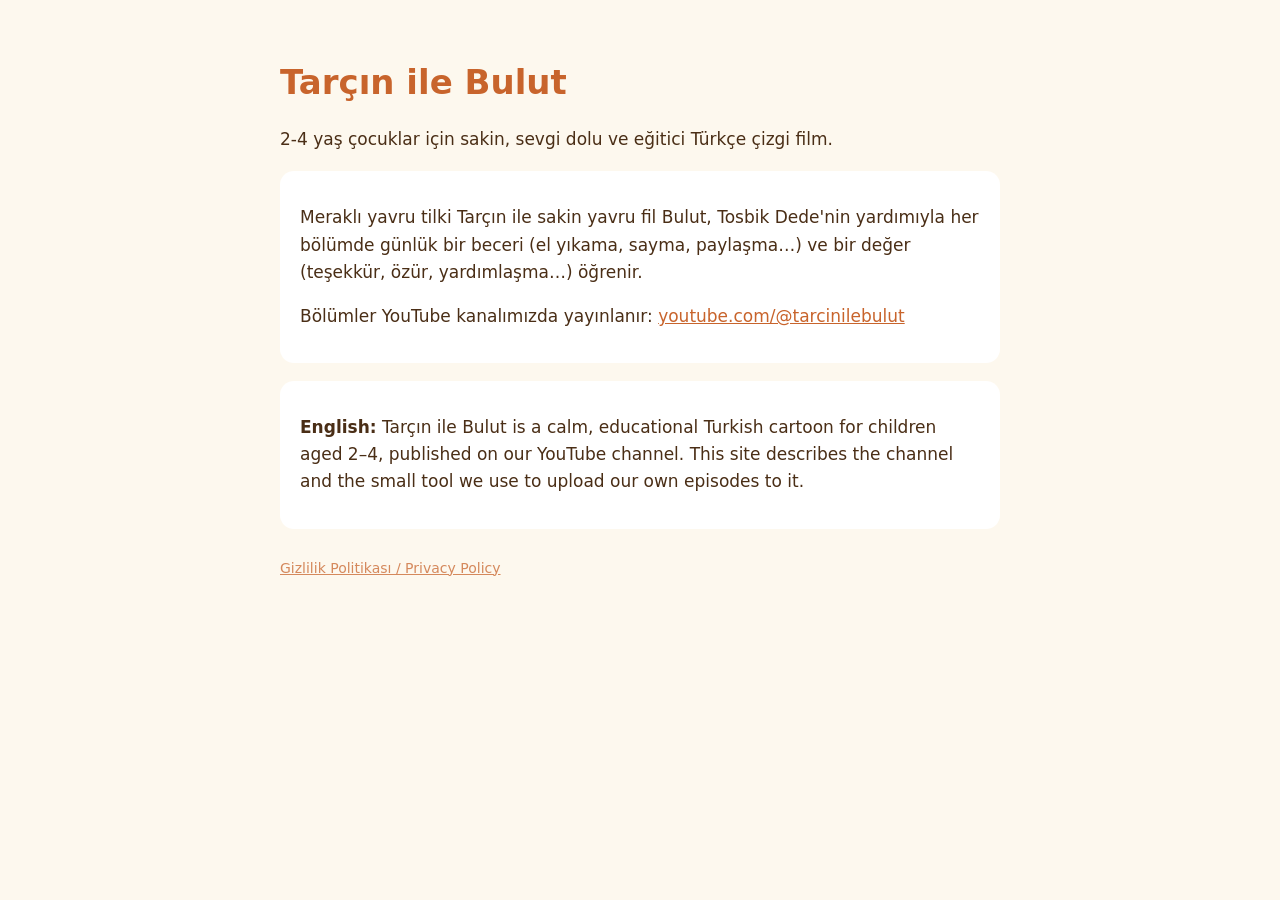
<file: index.html>
<!doctype html>
<html lang="tr"><head><meta charset="utf-8"><meta name="viewport" content="width=device-width,initial-scale=1">
<title>Tarçın ile Bulut</title><link rel="stylesheet" href="style.css"></head>
<body><main>
<h1>Tarçın ile Bulut</h1>
<p>2-4 yaş çocuklar için sakin, sevgi dolu ve eğitici Türkçe çizgi film.</p>
<section>
<p>Meraklı yavru tilki Tarçın ile sakin yavru fil Bulut, Tosbik Dede'nin yardımıyla her bölümde günlük bir beceri (el yıkama, sayma, paylaşma…) ve bir değer (teşekkür, özür, yardımlaşma…) öğrenir.</p>
<p>Bölümler YouTube kanalımızda yayınlanır: <a href="https://www.youtube.com/@tarcinilebulut">youtube.com/@tarcinilebulut</a></p>
</section>
<section lang="en">
<p><strong>English:</strong> Tarçın ile Bulut is a calm, educational Turkish cartoon for children aged 2–4, published on our YouTube channel. This site describes the channel and the small tool we use to upload our own episodes to it.</p>
</section>
<footer><a href="privacy.html">Gizlilik Politikası / Privacy Policy</a></footer>
</main></body></html>
</file>
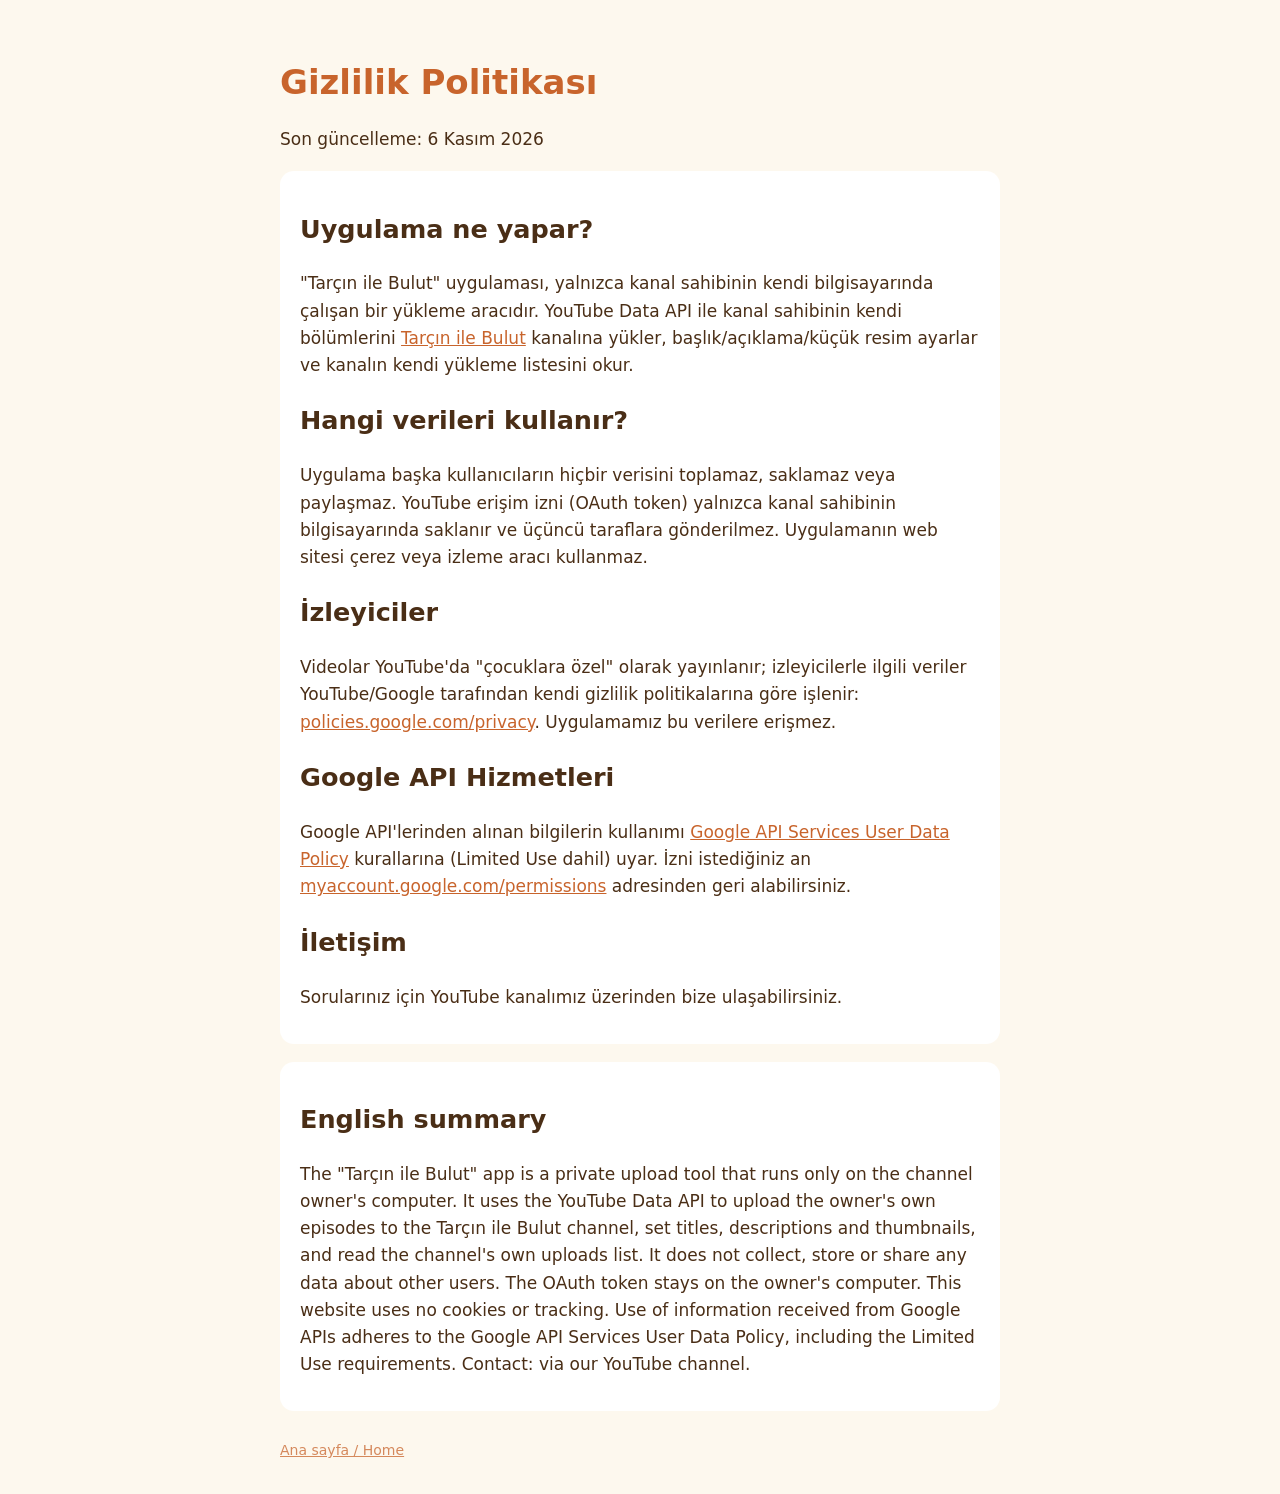
<file: privacy.html>
<!doctype html>
<html lang="tr"><head><meta charset="utf-8"><meta name="viewport" content="width=device-width,initial-scale=1">
<title>Gizlilik Politikası</title><link rel="stylesheet" href="style.css"></head>
<body><main>
<h1>Gizlilik Politikası</h1>
<p>Son güncelleme: 6 Kasım 2026</p>
<section>
<h2>Uygulama ne yapar?</h2>
<p>"Tarçın ile Bulut" uygulaması, yalnızca kanal sahibinin kendi bilgisayarında çalışan bir yükleme aracıdır. YouTube Data API ile kanal sahibinin kendi bölümlerini <a href="https://www.youtube.com/@tarcinilebulut">Tarçın ile Bulut</a> kanalına yükler, başlık/açıklama/küçük resim ayarlar ve kanalın kendi yükleme listesini okur.</p>
<h2>Hangi verileri kullanır?</h2>
<p>Uygulama başka kullanıcıların hiçbir verisini toplamaz, saklamaz veya paylaşmaz. YouTube erişim izni (OAuth token) yalnızca kanal sahibinin bilgisayarında saklanır ve üçüncü taraflara gönderilmez. Uygulamanın web sitesi çerez veya izleme aracı kullanmaz.</p>
<h2>İzleyiciler</h2>
<p>Videolar YouTube'da "çocuklara özel" olarak yayınlanır; izleyicilerle ilgili veriler YouTube/Google tarafından kendi gizlilik politikalarına göre işlenir: <a href="https://policies.google.com/privacy">policies.google.com/privacy</a>. Uygulamamız bu verilere erişmez.</p>
<h2>Google API Hizmetleri</h2>
<p>Google API'lerinden alınan bilgilerin kullanımı <a href="https://developers.google.com/terms/api-services-user-data-policy">Google API Services User Data Policy</a> kurallarına (Limited Use dahil) uyar. İzni istediğiniz an <a href="https://myaccount.google.com/permissions">myaccount.google.com/permissions</a> adresinden geri alabilirsiniz.</p>
<h2>İletişim</h2>
<p>Sorularınız için YouTube kanalımız üzerinden bize ulaşabilirsiniz.</p>
</section>
<section lang="en">
<h2>English summary</h2>
<p>The "Tarçın ile Bulut" app is a private upload tool that runs only on the channel owner's computer. It uses the YouTube Data API to upload the owner's own episodes to the Tarçın ile Bulut channel, set titles, descriptions and thumbnails, and read the channel's own uploads list. It does not collect, store or share any data about other users. The OAuth token stays on the owner's computer. This website uses no cookies or tracking. Use of information received from Google APIs adheres to the Google API Services User Data Policy, including the Limited Use requirements. Contact: via our YouTube channel.</p>
</section>
<footer><a href="index.html">Ana sayfa / Home</a></footer>
</main></body></html>
</file>
<file: style.css>
:root{--bg:#fdf8ee;--ink:#4a2e16;--accent:#c8642c;--card:#fff}
@media (prefers-color-scheme:dark){:root{--bg:#1f1a15;--ink:#f3e6d6;--accent:#f0a06a;--card:#2a231c}}
body{margin:0;background:var(--bg);color:var(--ink);font:17px/1.6 system-ui,sans-serif}
main{max-width:720px;margin:0 auto;padding:32px 16px}
h1{color:var(--accent);margin-bottom:4px}
section{background:var(--card);border-radius:14px;padding:16px 20px;margin:18px 0}
a{color:var(--accent)}
footer{font-size:14px;opacity:.75;margin-top:28px}
</file>
